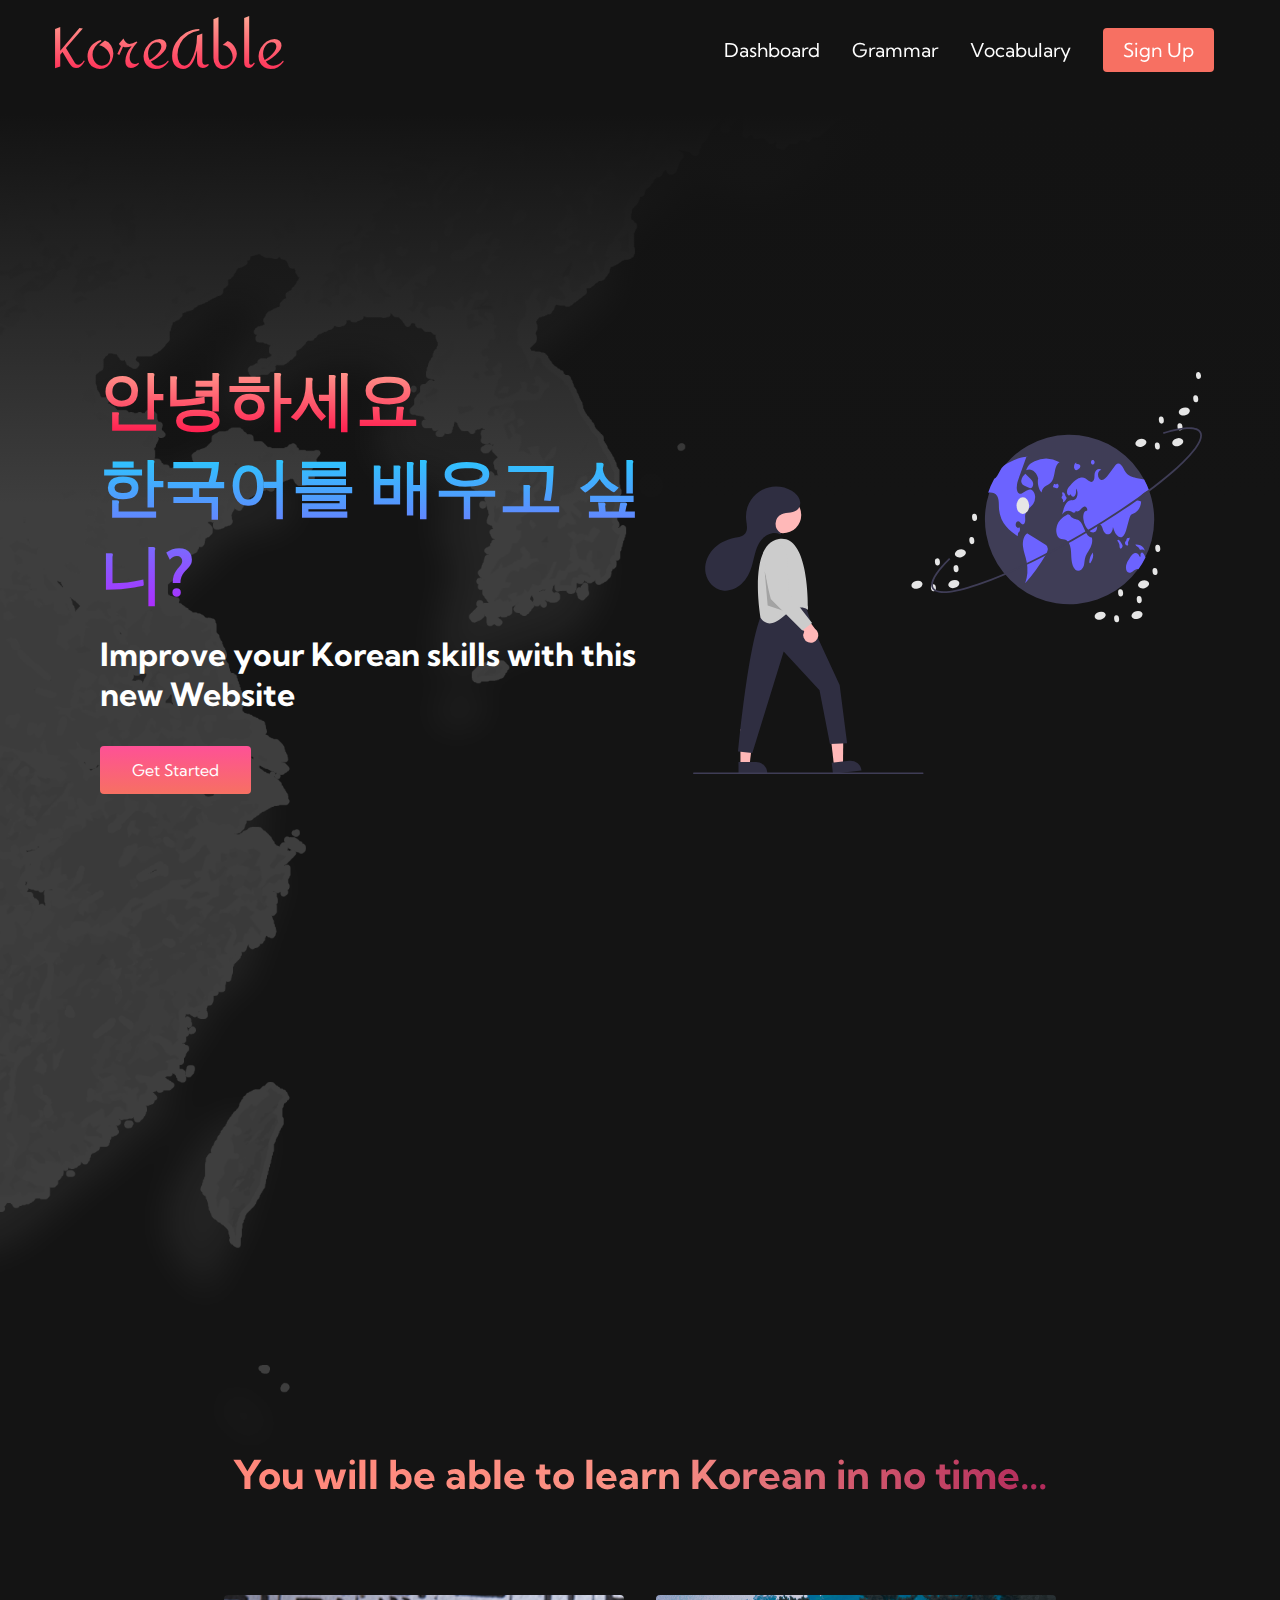
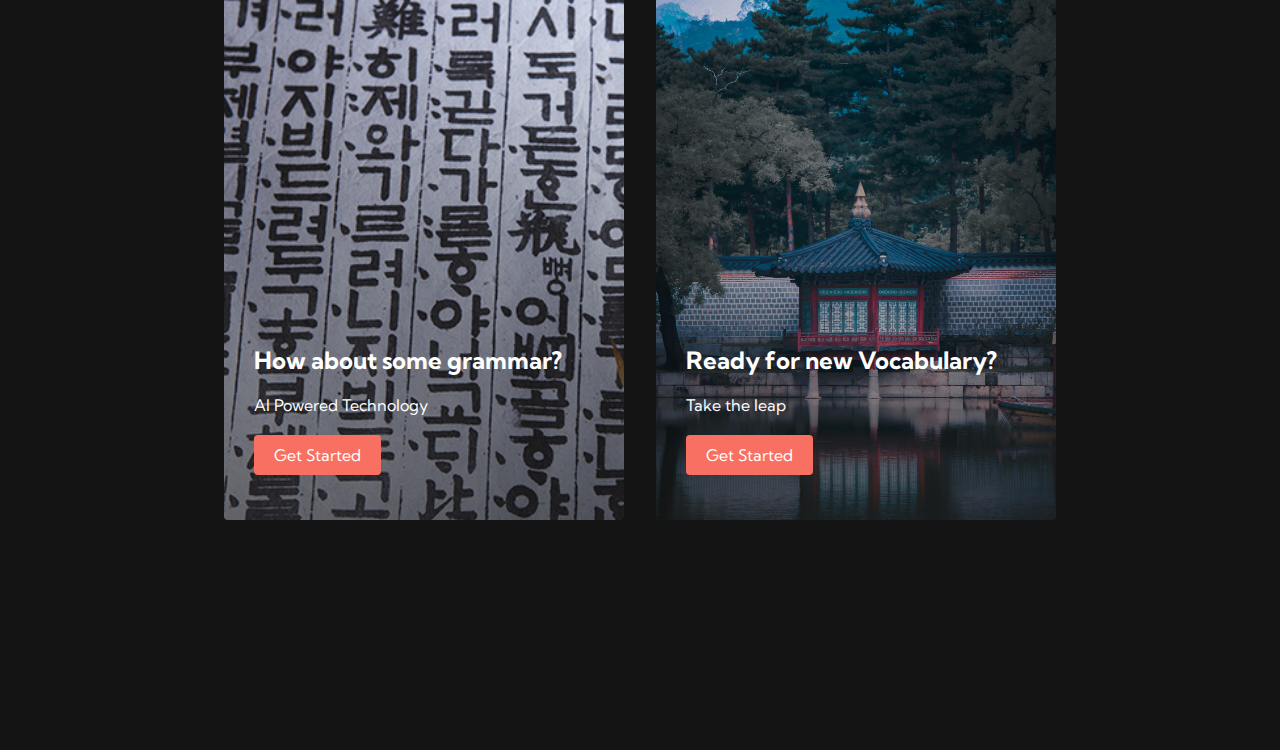
<file: korean website/website tutorial/html.html>
<!DOCTYPE html>
<html lang="en">
    <head>
        <meta charset="UTF-8">
        <meta http-equiv="X-UA-Compatible" content="IE=edge">
        <meta name="viewport" content="width=device-width, initial-scale=1.0">
        <title>KoreAble</title>
        <link rel="stylesheet" href="styles.css">
        <link rel="preconnect" href="https://fonts.googleapis.com"><link rel="preconnect" href="https://fonts.gstatic.com" crossorigin><link href="https://fonts.googleapis.com/css2?family=Kumbh+Sans:wght@400;700&display=swap" rel="stylesheet">
        <link rel="preconnect" href="https://fonts.googleapis.com"><link rel="preconnect" href="https://fonts.gstatic.com" crossorigin><link href="https://fonts.googleapis.com/css2?family=Orbitron:wght@500;700&display=swap" rel="stylesheet">
        <link rel="preconnect" href="https://fonts.googleapis.com"><link rel="preconnect" href="https://fonts.gstatic.com" crossorigin><link href="https://fonts.googleapis.com/css2?family=Amita:wght@400;700&display=swap" rel="stylesheet">
    </head>
    <body>
        <!--Navbar Section-->
        <nav class="navbar">
            <div class="navbar__container">
                <a href="/" id="navbar__logo"> KoreAble </a>
                <div class="navbar__toggle" id="mobile-menu">
                    <span class="bar"></span>
                    <span class="bar"></span>
                    <span class="bar"></span>
                </div>
                <ul class="navbar__menu">
                    <li class="navbar__item">
                        <a href="/" class="navbar__links">Dashboard</a>
                    </li>
                    <li class="navbar__item">
                        <a href="/Grammar.html" class="navbar__links">Grammar</a>
                    </li>
                    <li class="navbar__item">
                        <a href="/Vocabulary.html" class="navbar__links">Vocabulary</a>
                    </li>
                    <li class="navbar__btn">
                        <a href="/" class="button">Sign Up</a>
                    </li>
                </ul>
            </div>
        </nav>

        <!--Hero Section-->
        <div class="main">
            <div class="main__container">
                <div class="main__content">
                    <h1>안녕하세요</h1>
                    <h2>한국어를 배우고 싶니?</h2>
                    <p>Improve your Korean skills with this new Website</p>
                    <button class="main__btn"><a href="/">Get Started</a></button>
                </div>
                <div class="main__img--container">
                    <img src="images/pic1.svg" alt="pic" id="main__img">
                </div>
            </div>
        </div>

        <!-- Services Section -->
        <div class="services">
            <h1>You will be able to learn Korean in no time...</h1>
            <div class="services__container">
                <div class="services__card">
                    <h2>How about some grammar?</h2>
                    <p>AI Powered Technology</p>
                    <button>Get Started</button>
                </div>
                <div class="services__card">
                    <h2>Ready for new Vocabulary?</h2>
                    <p>Take the leap</p>
                    <button>Get Started</button>
                </div>
            </div>
        </div>
        <script src="app.js"></script>
    </body>
</html>
</file>
<file: korean website/website tutorial/styles.css>
* {
    box-sizing: border-box;
    margin: 0;
    padding: 0;
    font-family: 'Kumbh Sans';
}

.navbar {
    background: #131313;
    height: 100px;
    display: flex;
    justify-content: center;
    align-items: center;
    font-size: 1.2rem;
    position: sticky;
    top: 0;
    z-index: 999;
}

.navbar__container {
    display: flex;
    justify-content: space-between;
    height: 80px;
    z-index: 1;
    width: 100%;
    max-width: 1600px;
    margin: 0 auto;
    padding: 0 50px;
}

#navbar__logo {
    background-color: #ff8177;
    background-image: linear-gradient(to top, #ff0844 0%, #ffb199 100%);
    background-size: 100%;
    -webkit-background-clip: text;
    -moz-background-clip: text;
    background-clip: text;
    -webkit-text-fill-color: transparent;
    -moz-text-fill-color: transparent;
    display: flex;
    align-items: center;
    cursor: pointer;
    text-decoration: none;
    font-size: 3.5rem;
    font-family: 'Amita';
    padding-right: 50px;

}

.fa-gem {
    margin-right: 0.5rem;
}

.navbar__menu {
    display: flex;
    align-items: center;
    list-style: none;
    text-align: center;
}

.navbar__item {
    height: 80px;
}

.navbar__links {
    color: #fff;
    display: flex;
    align-items: center;
    justify-content: center;
    text-decoration: none;
    padding: 0 1rem;
    height: 100%;
}

.navbar__btn {
    display: flex;
    justify-content: center;
    align-items: center;
    padding: 0 1rem;
    width: 100%;
}

.button {
    display: flex;
    justify-content: center;
    align-items: center;
    text-decoration: none;
    padding: 10px 20px;
    height: 100%;
    width: 100%;
    border: none;
    outline: none;
    border-radius: 4px;
    background: #f77062;
    color: #fff;
}

.button:hover {
    background: #4837ff;
    transition: all 0.3s ease;
}

.navbar__links:hover {
    color: #f77062;
    transition: all 0.3s ease;
}

@media screen and (max-width:960px) {
    .navbar__container {
        display: flex;
        justify-content: space-between;
        height: 80px;
        z-index: 1;
        width: 100%;
        max-width: 1300px;
        padding: 0;
    }
    .navbar__menu {
        display: grid;
        grid-template-columns: auto;
        margin: 0;
        width: 100%;
        top: 1000px;
        opacity: 0;
        position: absolute;
        transition: all 0.5s ease;
        height: 50vh;
        z-index: -1;
        background: #131313;
    }

    .navbar__menu.active{
        background: #131313;
        top: 100%;
        opacity: 1;
        transition: all 0.5s ease;
        z-index: 99;
        height: 50vh;
        font-size: 1.6rem;
    }

    #navbar__logo {
        padding-left: 25px;
    }

    .navbar__toggle .bar {
        width: 25px;
        height: 3px;
        margin: 5px auto;
        transition: all 0.3s ease-in-out;
        background: #fff;

    }

    .navbar__item {
        width: 100%;
    }

    .navbar__links {
        text-align: center;
        padding: 2rem;
        width: 100%;
        display: table;
    }

    #mobile-menu {
        position: absolute;
        top: 20%;
        right: 5%;
        transform: translate(5%, 20%);
    }

    .navbar__btn {
        padding-bottom: 2rem;
    }

    .button {
        display: flex;
        justify-content: center;
        align-items: center;
        width: 80%;
        height: 80px;
        margin: 0;
    }

    .navbar__toggle .bar {
        display: block;
        cursor: pointer;
    }

    #mobile-menu.is-active .bar:nth-child(2) {
        opacity: 0;
    }
    
    #mobile-menu.is-active .bar:nth-child(1) {
        transform: translateY(8px) rotate(45deg);

    }
    
    #mobile-menu.is-active .bar:nth-child(3) {
        transform: translateY(-8px) rotate(-45deg);

    }
}

/* Hero Section CSS*/
.main {
    background-color: #141414;
}

.main {
    background-image: linear-gradient(0deg, rgba(14,0,255,0) 70%, rgba(19,19,19,1) 99%, rgba(19,19,19,1) 100%), url("images/korea.png");
    background-size: cover;
}

.main__container {
    display: grid;
    grid-template-columns: 1fr 1fr;
    align-items: center;
    justify-self: center;
    margin: 0 auto;
    height: 150vh;
    z-index: 1;
    width: 100%;
    max-width: 13;
    padding: 0px 50px 400px 100px;
}


.main__content h1 {
    font-size: 4rem;
    background-color: #ff8177;
    background-image: linear-gradient(to top, #ff0844 0%, #ffb199 100%);
    background-size: 100%;
    -webkit-background-clip: text;
    -moz-background-clip: text;
    background-clip: text;
    -webkit-text-fill-color: transparent;
    -moz-text-fill-color: transparent;
}

.main__content h2 {
    font-size: 4rem;
    background-color: #ff8177;
    background-image: linear-gradient(to top, #b721ff 0%, #21d4fd 100%);
    background-size: 100%;
    -webkit-background-clip: text;
    -moz-background-clip: text;
    background-clip: text;
    -webkit-text-fill-color: transparent;
    -moz-text-fill-color: transparent;
}

.main__content p {
    margin-top: 1rem;
    font-size: 2rem;
    font-weight: 700;
    color: #fff;
}

.main__btn {
    font-size: 1rem;
    background-image: linear-gradient(to top, #f77062 0%, #fe5196 100%);
    padding: 14px 32px;
    border: none;
    border-radius: 4px;
    color: #fff;
    margin-top: 2rem;
    cursor: pointer;
    position: relative;
    transition: all 0.35s;
    outline: none;
}

.main__btn a {
    position: relative;
    z-index: 2;
    color: #fff;
    text-decoration: none;
}

.main__btn:after {
    position: absolute;
    content: '';
    top: 0;
    left: 0;
    width: 0;
    height: 100%;
    background: #4837ff;
    transition: all 0.35s;
    border-radius: 4px;
}

.main__btn:hover {
    color: #fff;
}

.main__btn:hover:after {
    width: 100%;
}
.bg__img--container {
    opacity: 0.6;
    padding-top: 200px;
    padding-bottom: 200px;
}

.main__img--container {
    text-align: center;
}

#main__img {
    height: 90%;
    width: 90%;
}

/*mobile Responsive*/
@media screen and (max-width: 768px) {
    .main__container {
        display: grid;
        grid-template-columns: auto;
        align-items: center;
        justify-self: center;
        width: 100%;
        margin: 0 auto;
        height: 90vh;
    }

    .main__content {
        text-align: center;
        margin-bottom: 4rem;
    }

    .main__content h1 {
        font-size: 2.5rem;
        margin-top: 2rem;
    }

    .main__content h2 {
        font-size: 3rem;
    }

    .main__content p {
        margin-top: 1rem;
        font-size: 1.5rem;
    }
}

@media screen and (max-width:480px) {
    .main__content h1 {
        font-size: 2rem;
        margin-top: 3rem;
    }

    .main__content h2 {
        font-size: 2rem;
    }

    .main__content p {
        margin-top: 2rem;
        font-size: 1.5rem;
    }

    .main__btn {
        padding: 12px 36px;
        margin: 2.5rem 0;
    }

}

/* Services Section CSS*/
.services {
    background: #141414;
    display: flex;
    flex-direction: column;
    align-items: center;
    height: 100vh;
}

.services h1 {
    background-color: #ff8177;
    background-image: linear-gradient(to right, #ff8177 0%, #ff867a 0%, #ff8c7f 21%, #f99185 52%, #cf556c 78%, #b12a5b 100%);
    background-size: 100%;
    margin-bottom: 5rem;
    font-size: 2.5rem;
    -webkit-background-clip: text;
    -moz-background-clip: text;
    background-clip: text;
    -webkit-text-fill-color: transparent;
    -moz-text-fill-color: transparent;
}

.services__container {
    display: flex;
    justify-content: center;
    flex-wrap: wrap;
}

.services__card {
    margin: 1rem;
    height: 525px;
    width: 400px;
    border-radius: 4px;
    background-image: linear-gradient(to bottom, rgba(0,0,0,0) 0%, rgba(17,17,17,0.6) 100%), url('images/script.jpg');
    background-size: cover;
    position: relative;
    color: #fff;
}

.services__card:nth-child(2) {
    background-image: linear-gradient(to bottom, rgba(0,0,0,0) 0%, rgba(17,17,17,0.6) 100%),url('images/vocabulary.jpg');
}

.services h2 {
    position: absolute;
    top: 350px;
    left: 30px;
}

.services p {
    position: absolute;
    top: 400px;
    left: 30px;
}

.services__card button {
    color: #fff;
    padding: 10px 20px;
    border: none;
    outline: none;
    border-radius: 4px;
    background: #f77062;
    position: absolute;
    top: 440px;
    left: 30px;
    font-size: 1rem;
    cursor: pointer;
}

.services__card:hover {
    transform: scale(1.075);
    transition: 0.2s ease-in;
    cursor: pointer;
}

@media screen and (max-width:960px) {
    .services {
        height:1600px;
    }

    .services h1 {
        font-size: 2rem;
        margin-top: 12rem;
    }
}

@media screen and (max-width:480px) {
    .services {
        height: 1400px;
    }

    .services h1 {
        font-size: 1.2rem
    }
    .services__card {
        width: 300px;
    }
}

/*Footer CSS*/
.footer__container {
    background-color: #141414;
    padding: 5rem 0;
    display: flex;
    flex-direction: column;
    justify-content: center;
    align-items: center;
}

#footer__logo {
    color: #fff;
    display: flex;
    align-items: center;
    cursor: pointer;
    text-decoration: none;
    font-size: 2rem;
}

.footer__links {
    width: 100%;
    max-width: 1000px;
    display: flex;
    justify-content: center;
}

.footer__link--wrapper {
    display: flex;
}

.footer__link--items {
    display: flex;
    flex-direction: column;
    align-items: flex-start;
    margin: 16px;
    text-align: left;
    width: 160px;
    box-sizing: border-box;
}

.footer_link--items h2 {
    margin-bottom: 16px;
    
}

.footer__link--items > h2 {
    color: #fff;
}

.footer__link--items a {
    color: #fff;
    text-decoration: none;
    margin-bottom: 0.5rem;
}

.footer__link--items a:hover {
    color: #e9e9e9;
    transition: 0.3s ease-out;
}

.social__icon--link {
    color: #fff;
    font-size: 24px;
}

.social__media {
    max-width: 1000px;
    width: 100%;
}

.social__media--wrap {
    display: flex;
    justify-content: space-between;
    align-items: center;
    width: 90%;
    max-width: 1000px;
    margin: 40px auto 0 auto;
}

.social__icons {
    display: flex;
    justify-content: space-between;
    align-items: center;
    width: 240px;
}

.social__logo {
    color: #fff;
    justify-content: flex-start;
    margin-left: 20px;
    cursor: pointer;
    text-decoration: none;
    font-size: 2rem;
    display: flex;
    align-items: center;
    margin-bottom: 16px;
}

.website__rights {
    color: #fff;
}

@media screen and (max-width: 820px) {
    .footer__links {
        padding-top: 2rem;
    }
    #footer__logo {
        margin-bottom: 2rem;
    }
    .website__rights {
        margin-bottom: 2rem;
    }
    .footer__link--wrapper {
        flex-direction: column;
    }
    .social__media--wrap {
        flex-direction: column;
    }
}


@media screen and (max-width: 480px) {
    .footer__link--items {
        margin: 0;
        padding: 10px;
        width: 100%;
    }
}
</file>
